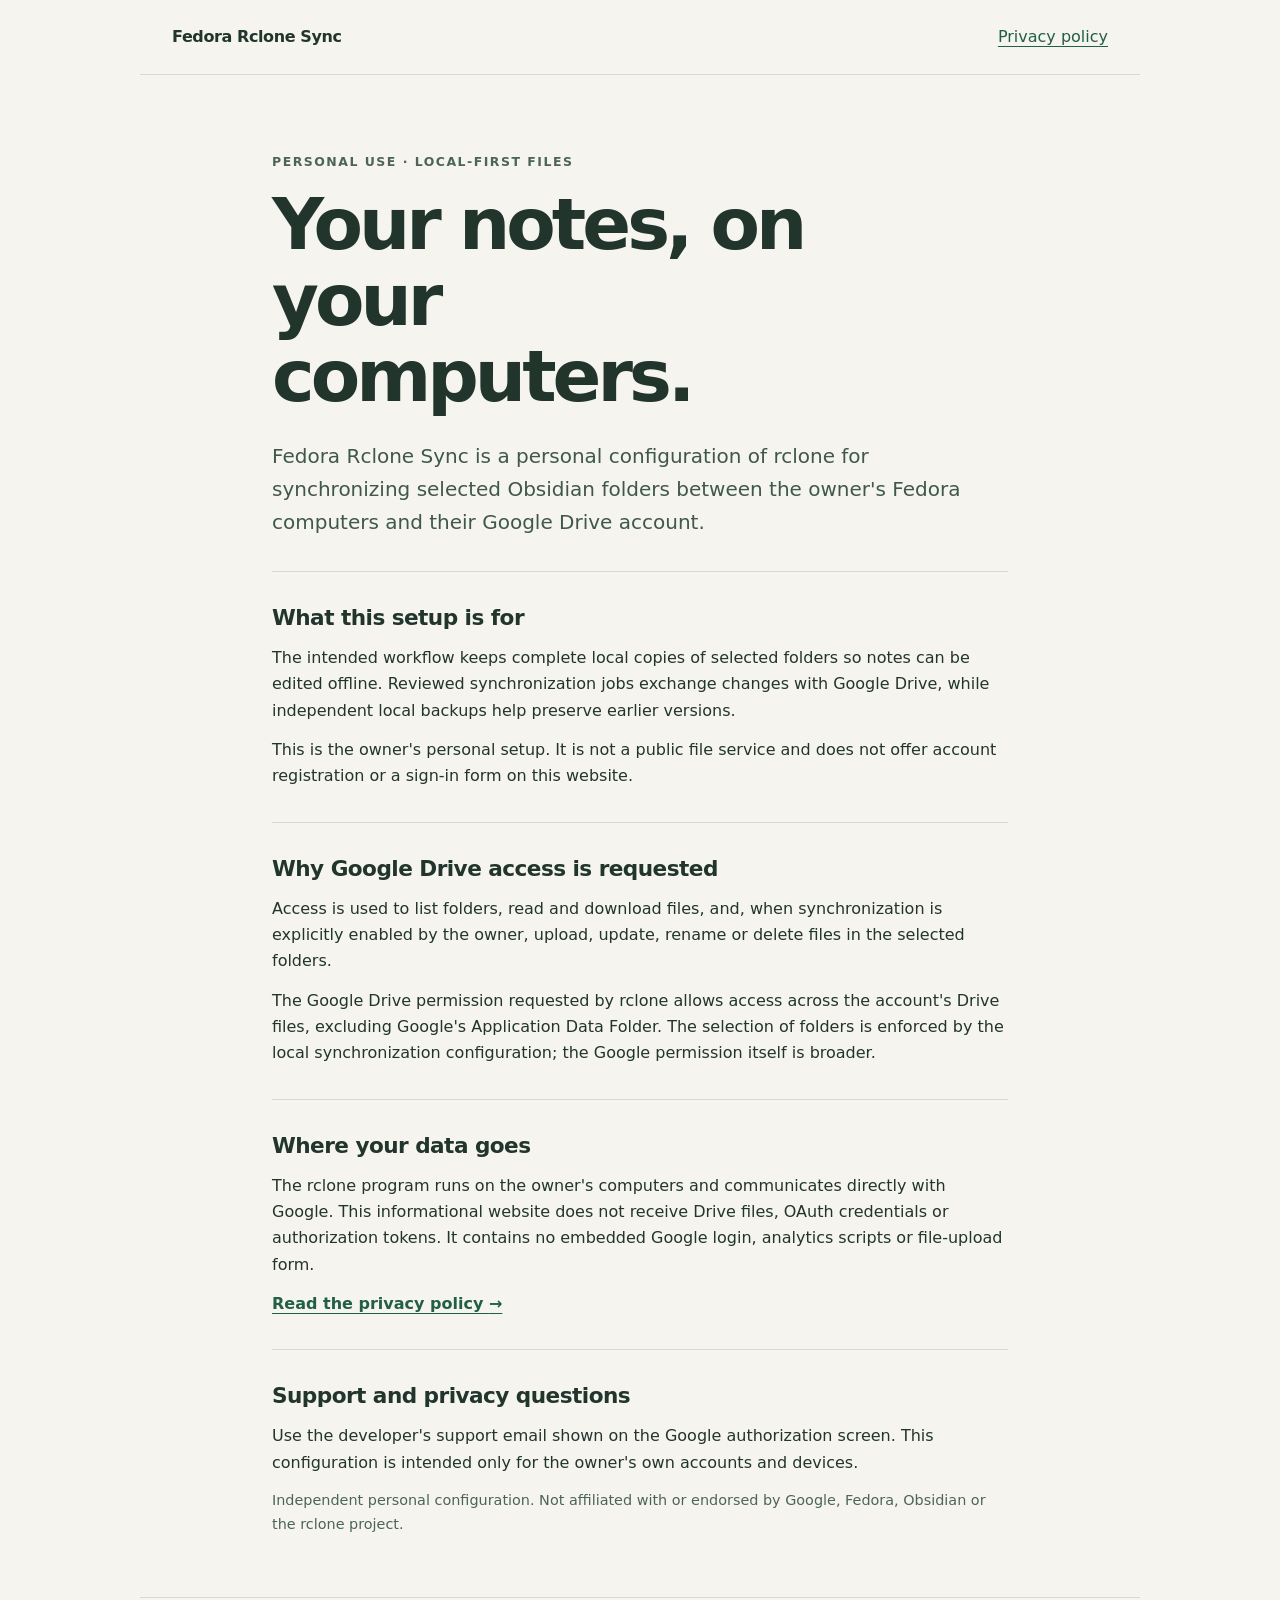
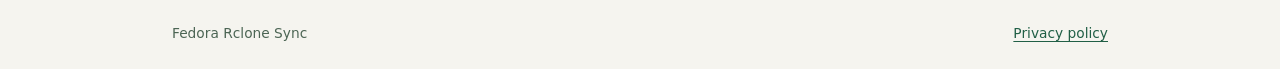
<file: index.html>
<!doctype html>
<html lang="en">
<head>
<meta charset="utf-8">
<meta name="viewport" content="width=device-width, initial-scale=1">
<meta name="description" content="Fedora Rclone Sync is a personal, local-first Google Drive synchronization setup for Obsidian files on the owner's computers.">
<meta name="color-scheme" content="light dark">
<title>Fedora Rclone Sync</title>
<link rel="stylesheet" href="style.css">
</head>
<body>
<a class="skip" href="#main">Skip to content</a>
<header><a class="brand" href="index.html">Fedora Rclone Sync</a><nav aria-label="Main navigation"><a href="privacy.html">Privacy policy</a></nav></header>
<main id="main">
<p class="eyebrow">Personal use · Local-first files</p>
<h1>Your notes, on your computers.</h1>
<p class="lead">Fedora Rclone Sync is a personal configuration of rclone for synchronizing selected Obsidian folders between the owner's Fedora computers and their Google Drive account.</p>
<section aria-labelledby="purpose"><h2 id="purpose">What this setup is for</h2>
<p>The intended workflow keeps complete local copies of selected folders so notes can be edited offline. Reviewed synchronization jobs exchange changes with Google Drive, while independent local backups help preserve earlier versions.</p>
<p>This is the owner's personal setup. It is not a public file service and does not offer account registration or a sign-in form on this website.</p></section>
<section aria-labelledby="access"><h2 id="access">Why Google Drive access is requested</h2>
<p>Access is used to list folders, read and download files, and, when synchronization is explicitly enabled by the owner, upload, update, rename or delete files in the selected folders.</p>
<p>The Google Drive permission requested by rclone allows access across the account's Drive files, excluding Google's Application Data Folder. The selection of folders is enforced by the local synchronization configuration; the Google permission itself is broader.</p></section>
<section aria-labelledby="where"><h2 id="where">Where your data goes</h2>
<p>The rclone program runs on the owner's computers and communicates directly with Google. This informational website does not receive Drive files, OAuth credentials or authorization tokens. It contains no embedded Google login, analytics scripts or file-upload form.</p>
<p><a class="policy" href="privacy.html">Read the privacy policy <span aria-hidden="true">→</span></a></p></section>
<section aria-labelledby="support"><h2 id="support">Support and privacy questions</h2>
<p>Use the developer's support email shown on the Google authorization screen. This configuration is intended only for the owner's own accounts and devices.</p>
<p class="small">Independent personal configuration. Not affiliated with or endorsed by Google, Fedora, Obsidian or the rclone project.</p></section>
</main>
<footer><span>Fedora Rclone Sync</span><a href="privacy.html">Privacy policy</a></footer>
</body>
</html>
</file>
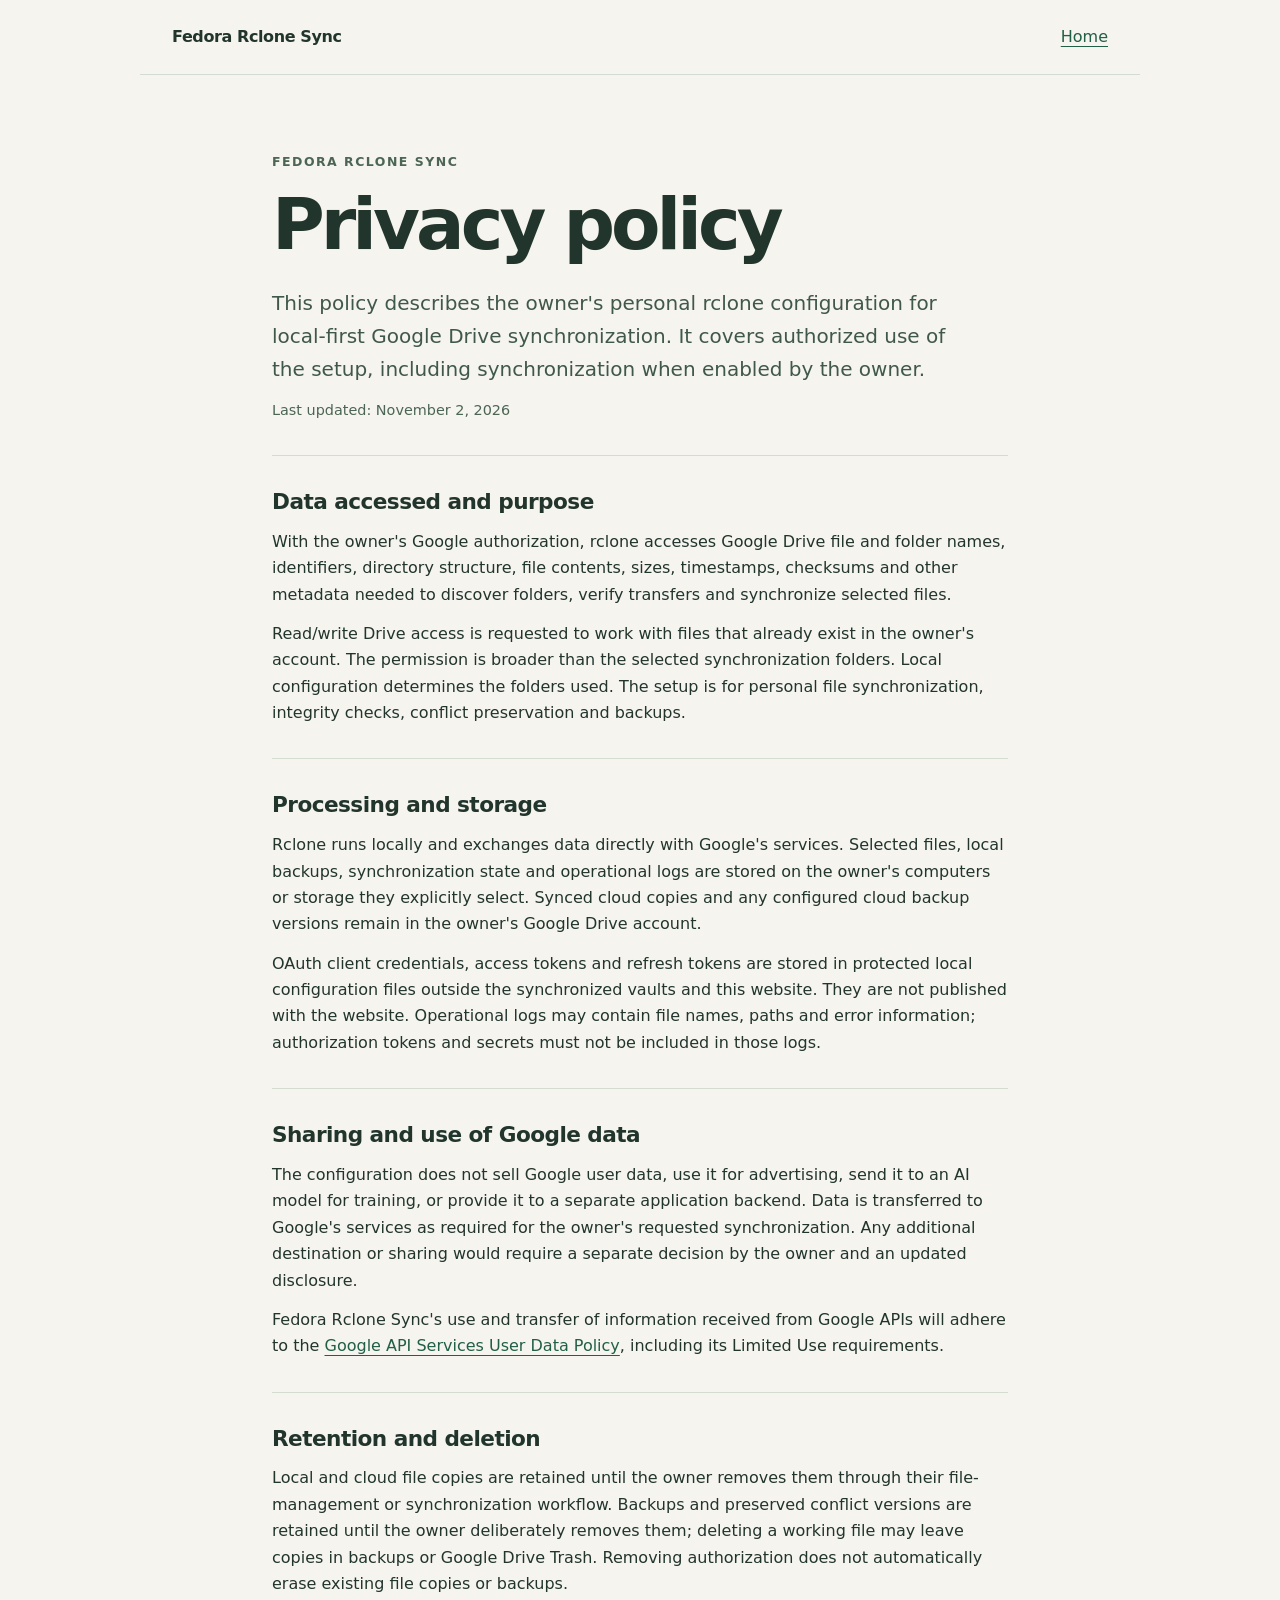
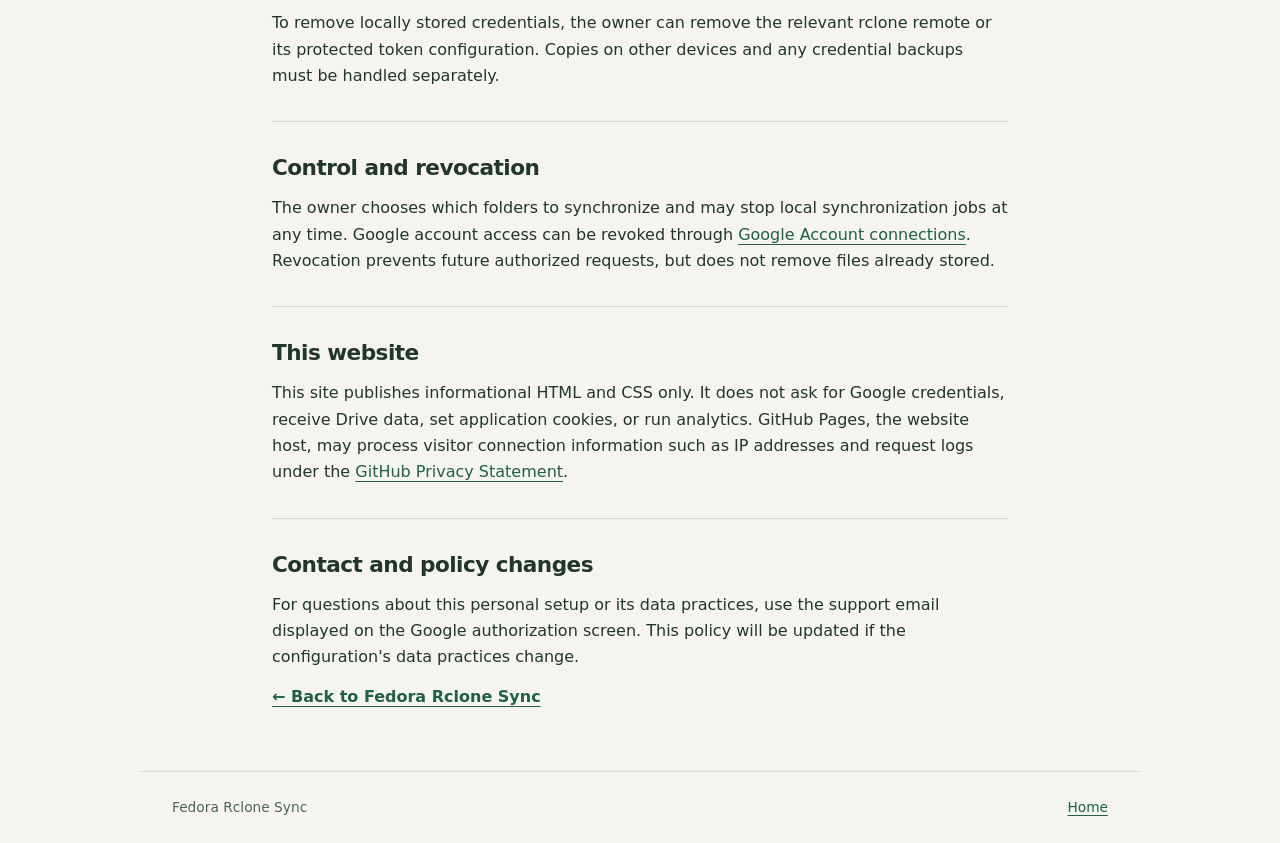
<file: privacy.html>
<!doctype html>
<html lang="en">
<head>
<meta charset="utf-8">
<meta name="viewport" content="width=device-width, initial-scale=1">
<meta name="description" content="How the personal Fedora Rclone Sync setup accesses, uses, stores and protects Google Drive data.">
<meta name="color-scheme" content="light dark">
<title>Privacy policy · Fedora Rclone Sync</title>
<link rel="stylesheet" href="style.css">
</head>
<body>
<a class="skip" href="#main">Skip to content</a>
<header><a class="brand" href="index.html">Fedora Rclone Sync</a><nav aria-label="Main navigation"><a href="index.html">Home</a></nav></header>
<main id="main">
<p class="eyebrow">Fedora Rclone Sync</p>
<h1>Privacy policy</h1>
<p class="lead">This policy describes the owner's personal rclone configuration for local-first Google Drive synchronization. It covers authorized use of the setup, including synchronization when enabled by the owner.</p>
<p class="small">Last updated: November 2, 2026</p>
<section><h2>Data accessed and purpose</h2>
<p>With the owner's Google authorization, rclone accesses Google Drive file and folder names, identifiers, directory structure, file contents, sizes, timestamps, checksums and other metadata needed to discover folders, verify transfers and synchronize selected files.</p>
<p>Read/write Drive access is requested to work with files that already exist in the owner's account. The permission is broader than the selected synchronization folders. Local configuration determines the folders used. The setup is for personal file synchronization, integrity checks, conflict preservation and backups.</p></section>
<section><h2>Processing and storage</h2>
<p>Rclone runs locally and exchanges data directly with Google's services. Selected files, local backups, synchronization state and operational logs are stored on the owner's computers or storage they explicitly select. Synced cloud copies and any configured cloud backup versions remain in the owner's Google Drive account.</p>
<p>OAuth client credentials, access tokens and refresh tokens are stored in protected local configuration files outside the synchronized vaults and this website. They are not published with the website. Operational logs may contain file names, paths and error information; authorization tokens and secrets must not be included in those logs.</p></section>
<section><h2>Sharing and use of Google data</h2>
<p>The configuration does not sell Google user data, use it for advertising, send it to an AI model for training, or provide it to a separate application backend. Data is transferred to Google's services as required for the owner's requested synchronization. Any additional destination or sharing would require a separate decision by the owner and an updated disclosure.</p>
<p>Fedora Rclone Sync's use and transfer of information received from Google APIs will adhere to the <a href="https://developers.google.com/terms/api-services-user-data-policy">Google API Services User Data Policy</a>, including its Limited Use requirements.</p></section>
<section><h2>Retention and deletion</h2>
<p>Local and cloud file copies are retained until the owner removes them through their file-management or synchronization workflow. Backups and preserved conflict versions are retained until the owner deliberately removes them; deleting a working file may leave copies in backups or Google Drive Trash. Removing authorization does not automatically erase existing file copies or backups.</p>
<p>To remove locally stored credentials, the owner can remove the relevant rclone remote or its protected token configuration. Copies on other devices and any credential backups must be handled separately.</p></section>
<section><h2>Control and revocation</h2>
<p>The owner chooses which folders to synchronize and may stop local synchronization jobs at any time. Google account access can be revoked through <a href="https://myaccount.google.com/connections">Google Account connections</a>. Revocation prevents future authorized requests, but does not remove files already stored.</p></section>
<section><h2>This website</h2>
<p>This site publishes informational HTML and CSS only. It does not ask for Google credentials, receive Drive data, set application cookies, or run analytics. GitHub Pages, the website host, may process visitor connection information such as IP addresses and request logs under the <a href="https://docs.github.com/en/site-policy/privacy-policies/github-general-privacy-statement">GitHub Privacy Statement</a>.</p></section>
<section><h2>Contact and policy changes</h2>
<p>For questions about this personal setup or its data practices, use the support email displayed on the Google authorization screen. This policy will be updated if the configuration's data practices change.</p></section>
<p><a class="policy" href="index.html"><span aria-hidden="true">←</span> Back to Fedora Rclone Sync</a></p>
</main>
<footer><span>Fedora Rclone Sync</span><a href="index.html">Home</a></footer>
</body>
</html>
</file>
<file: style.css>
*{box-sizing:border-box}html{font-family:system-ui,-apple-system,BlinkMacSystemFont,"Segoe UI",sans-serif;line-height:1.65;background:#f5f4ef;color:#22352d}body{margin:0}a{color:#215f46;text-underline-offset:.22em}a:hover{color:#123d2c}a:focus-visible{outline:3px solid #a05c1c;outline-offset:5px;border-radius:2px}header,footer{max-width:1000px;margin:auto;padding:1.5rem 2rem;display:flex;justify-content:space-between;gap:1rem;align-items:center}header{border-bottom:1px solid #d4dcd2}.brand{font-weight:750;text-decoration:none;color:inherit;letter-spacing:-.025em}main{max-width:800px;padding:4rem 2rem 3rem;margin:auto}h1{font-size:clamp(2.4rem,7vw,4.5rem);line-height:1.06;letter-spacing:-.055em;max-width:12ch;margin:.6rem 0 1.6rem;font-weight:750}h2{font-size:1.35rem;line-height:1.3;letter-spacing:-.025em;margin:0 0 .8rem}.eyebrow{font-size:.78rem;letter-spacing:.12em;text-transform:uppercase;font-weight:700;color:#4c6554}.lead{font-size:1.25rem;color:#40584a;max-width:55ch}section{padding-top:2rem;margin-top:2rem;border-top:1px solid #d4dcd2}p{margin:.8rem 0}footer{border-top:1px solid #d4dcd2;font-size:.86rem;color:#4c6554}.small{font-size:.9rem;color:#4c6554}.policy{font-weight:650}.skip{position:absolute;left:1rem;top:-8rem;padding:.5rem 1rem;background:#fff;z-index:1}.skip:focus{top:.5rem}@media(max-width:520px){header,footer{padding:1.2rem;align-items:flex-start;flex-wrap:wrap}main{padding:2.5rem 1.2rem}h1{font-size:2.8rem}.lead{font-size:1.1rem}}@media(prefers-color-scheme:dark){html{background:#17231d;color:#e2e8de}a{color:#b2d7ae}a:hover{color:#ddf2d6}.lead,.eyebrow,.small,footer{color:#b4c5b8}header,footer,section{border-color:#3b4a3f}.skip{background:#17231d}}
</file>
